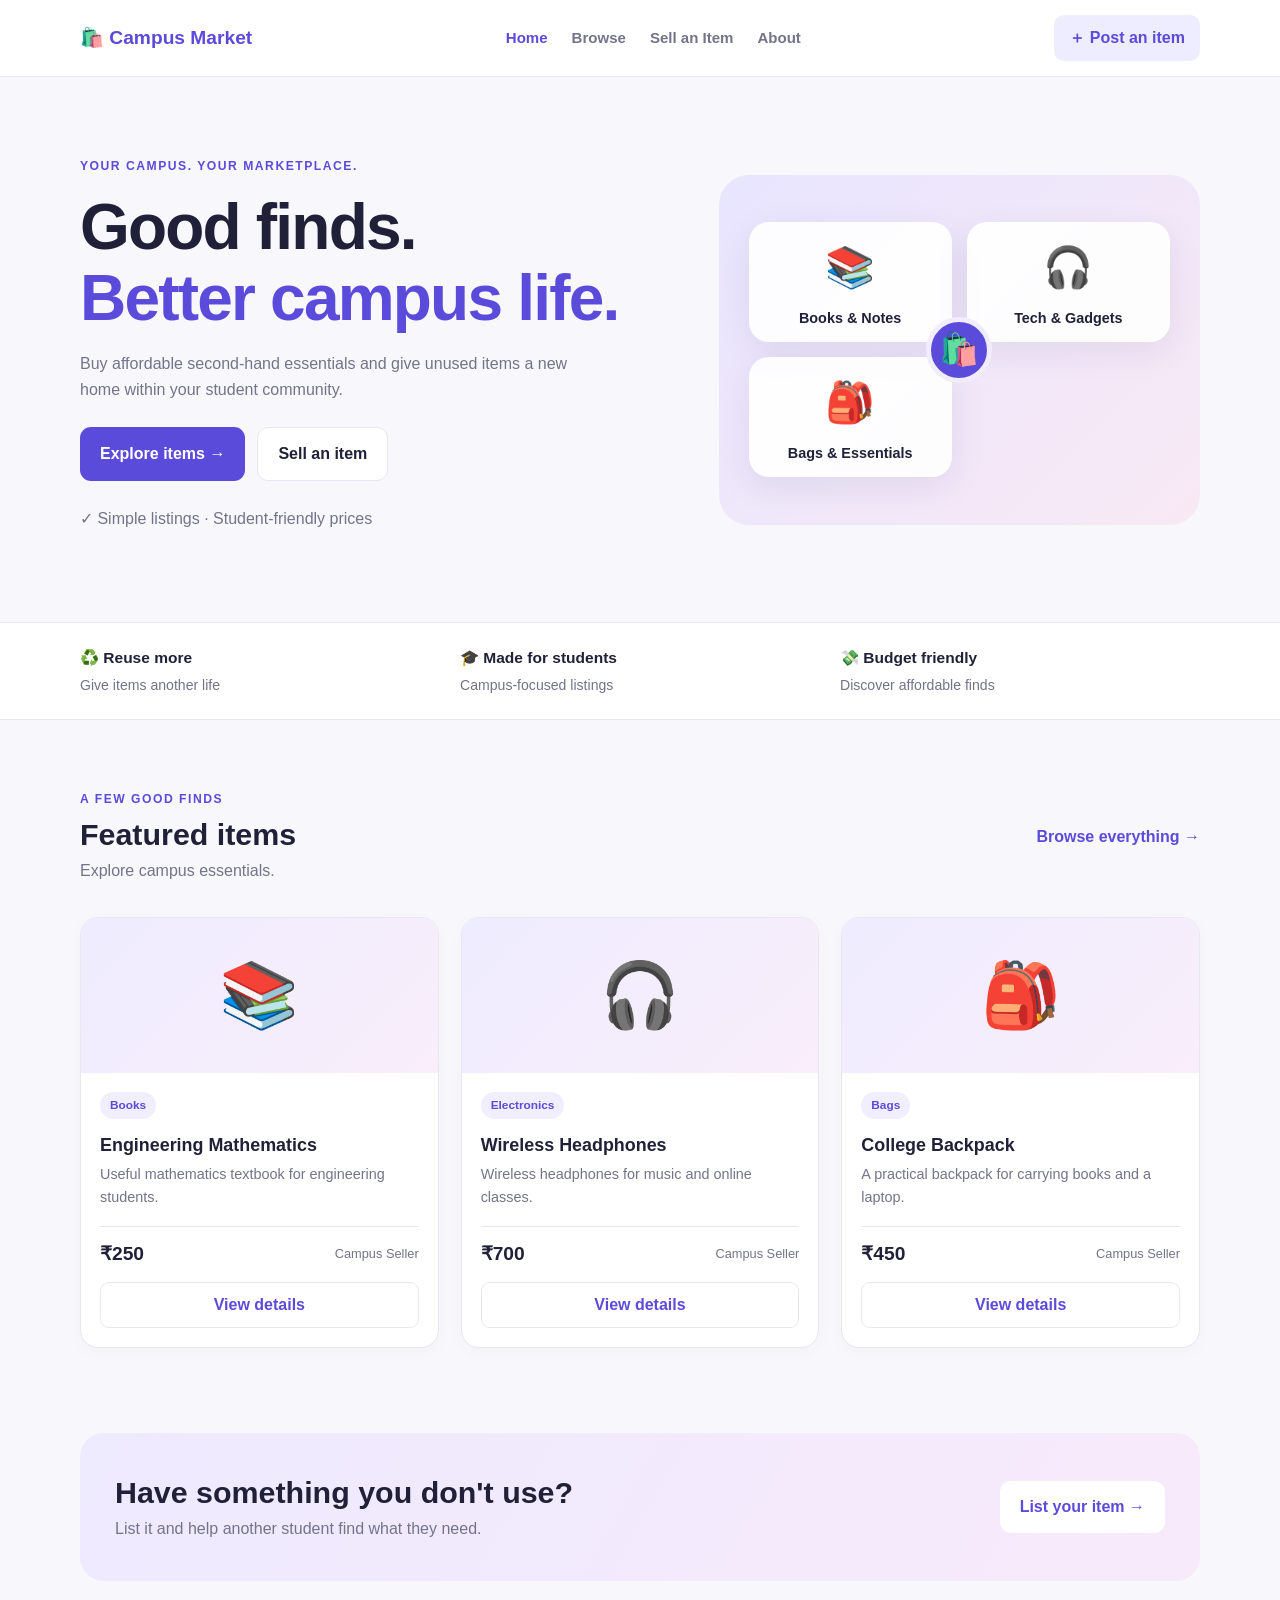
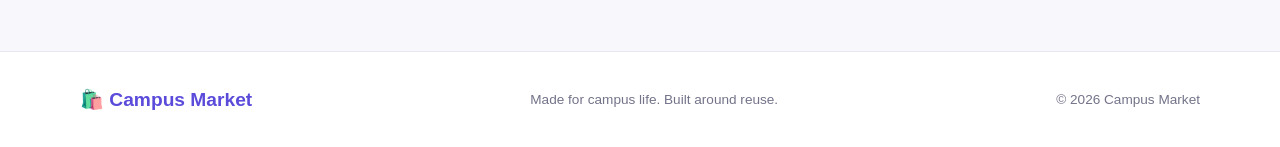
<file: index.html>
<!DOCTYPE html>
<html lang="en">
<head>
  <meta charset="UTF-8">
  <meta name="viewport" content="width=device-width, initial-scale=1.0">
  <title>Campus Market | Home</title>
  <link rel="stylesheet" href="style.css">
  <script src="script.js" defer></script>
</head>
<body>
  <header class="site-header">
    <nav class="navbar container">
      <a class="logo" href="index.html">🛍️ Campus Market</a>
      <button class="menu-toggle" aria-label="Toggle navigation">☰</button>
      <div class="nav-links">
        <a class="active" href="index.html">Home</a>
        <a href="browse.html">Browse</a>
        <a href="sell.html">Sell an Item</a>
        <a href="about.html">About</a>
      </div>
      <a class="nav-cta" href="sell.html">＋ Post an item</a>
    </nav>
  </header>

  <main>
    <section class="hero container">
      <div class="hero-copy">
        <span class="eyebrow">Your campus. Your marketplace.</span>
        <h1>Good finds.<br><span>Better campus life.</span></h1>
        <p>Buy affordable second-hand essentials and give unused items a new home within your student community.</p>
        <div class="hero-buttons">
          <a class="button button-primary" href="browse.html">Explore items →</a>
          <a class="button button-secondary" href="sell.html">Sell an item</a>
        </div>
        <p>✓ Simple listings · Student-friendly prices</p>
      </div>
      <div class="hero-art">
        <div class="art-card">📚<h3>Books & Notes</h3></div>
        <div class="art-card">🎧<h3>Tech & Gadgets</h3></div>
        <div class="art-card">🎒<h3>Bags & Essentials</h3></div>
        <div class="art-center">🛍️</div>
      </div>
    </section>

    <section class="trust-strip">
      <div class="container trust-items">
        <div><strong>♻️ Reuse more</strong><p>Give items another life</p></div>
        <div><strong>🎓 Made for students</strong><p>Campus-focused listings</p></div>
        <div><strong>💸 Budget friendly</strong><p>Discover affordable finds</p></div>
      </div>
    </section>

    <section class="section container">
      <div class="section-heading">
        <div>
          <span class="eyebrow">A few good finds</span>
          <h2>Featured items</h2>
          <p>Explore campus essentials.</p>
        </div>
        <a class="text-link" href="browse.html">Browse everything →</a>
      </div>
      <div id="featuredProducts" class="product-grid"></div>
    </section>

    <section class="sell-banner container">
      <div>
        <h2>Have something you don't use?</h2>
        <p>List it and help another student find what they need.</p>
      </div>
      <a class="button button-light" href="sell.html">List your item →</a>
    </section>
  </main>

  <footer class="site-footer">
    <div class="container footer-inner">
      <a class="logo" href="index.html">🛍️ Campus Market</a>
      <p>Made for campus life. Built around reuse.</p>
      <span>© <span data-year></span> Campus Market</span>
    </div>
  </footer>
</body>
</html>
</file>
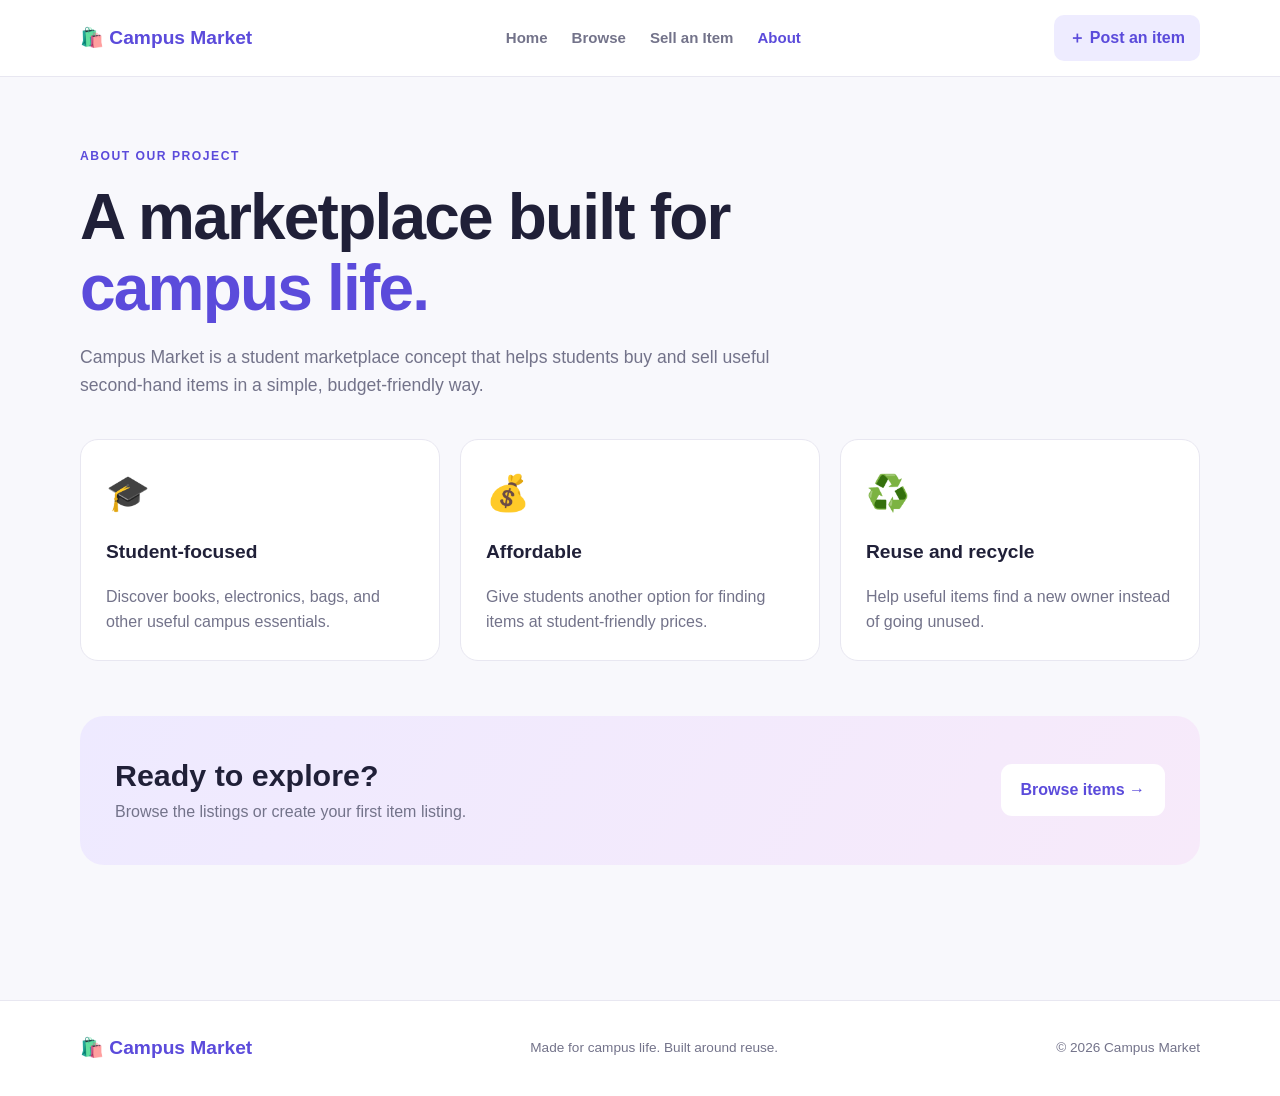
<file: about.html>
<!DOCTYPE html>
<html lang="en">
<head>
  <meta charset="UTF-8">
  <meta name="viewport" content="width=device-width, initial-scale=1.0">
  <title>About | Campus Market</title>
  <link rel="stylesheet" href="style.css">
  <script src="script.js" defer></script>
</head>
<body>
  <header class="site-header">
    <nav class="navbar container">
      <a class="logo" href="index.html">🛍️ Campus Market</a>
      <button class="menu-toggle" aria-label="Toggle navigation">☰</button>
      <div class="nav-links">
        <a href="index.html">Home</a>
        <a href="browse.html">Browse</a>
        <a href="sell.html">Sell an Item</a>
        <a class="active" href="about.html">About</a>
      </div>
      <a class="nav-cta" href="sell.html">＋ Post an item</a>
    </nav>
  </header>

  <main class="section container about-page">
    <span class="eyebrow">About our project</span>
    <h1>A marketplace built for <span>campus life.</span></h1>
    <p class="about-lead">
      Campus Market is a student marketplace concept that helps students
      buy and sell useful second-hand items in a simple, budget-friendly way.
    </p>

    <div class="about-grid">
      <article class="about-card">
        <div>🎓</div>
        <h2>Student-focused</h2>
        <p>Discover books, electronics, bags, and other useful campus essentials.</p>
      </article>
      <article class="about-card">
        <div>💰</div>
        <h2>Affordable</h2>
        <p>Give students another option for finding items at student-friendly prices.</p>
      </article>
      <article class="about-card">
        <div>♻️</div>
        <h2>Reuse and recycle</h2>
        <p>Help useful items find a new owner instead of going unused.</p>
      </article>
    </div>

    <section class="sell-banner">
      <div>
        <h2>Ready to explore?</h2>
        <p>Browse the listings or create your first item listing.</p>
      </div>
      <a class="button button-light" href="browse.html">Browse items →</a>
    </section>
  </main>

  <footer class="site-footer">
    <div class="container footer-inner">
      <a class="logo" href="index.html">🛍️ Campus Market</a>
      <p>Made for campus life. Built around reuse.</p>
      <span>© <span data-year></span> Campus Market</span>
    </div>
  </footer>
</body>
</html>
</file>
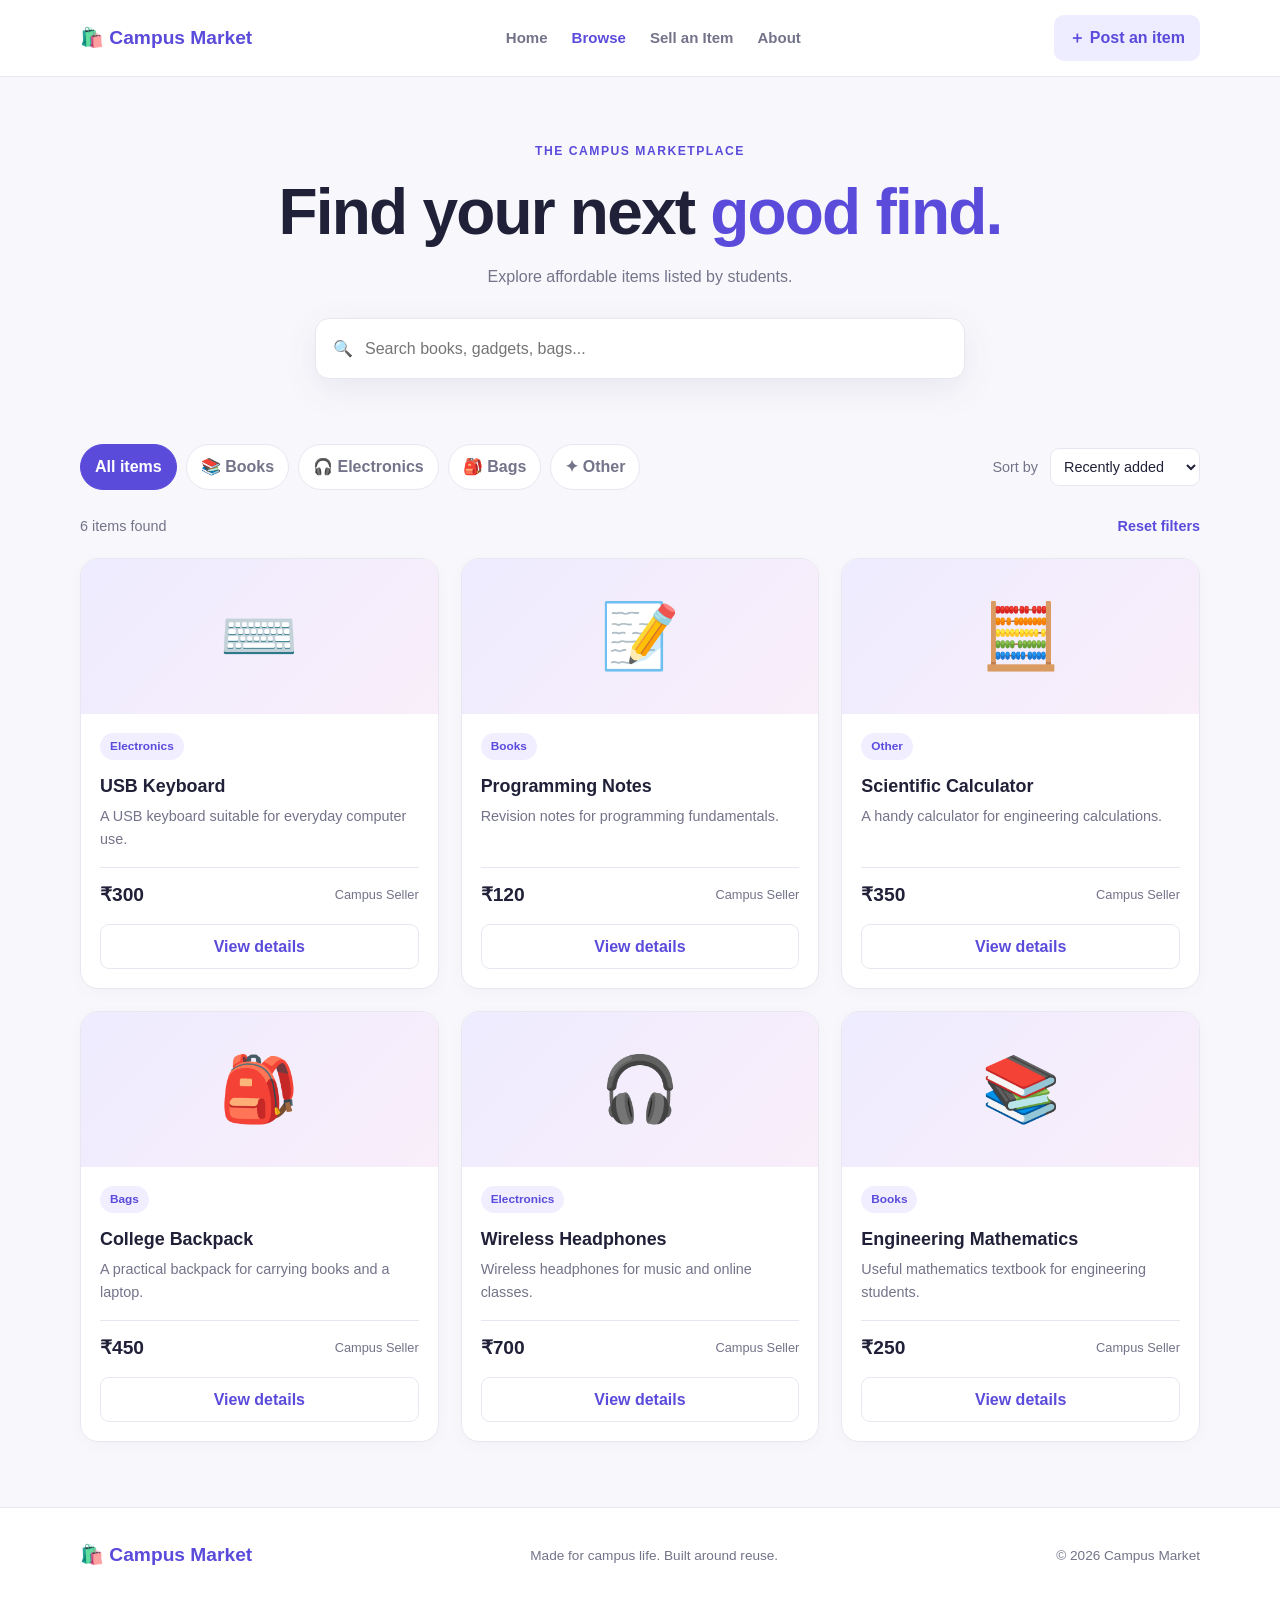
<file: browse.html>
<!DOCTYPE html>
<html lang="en">
<head>
  <meta charset="UTF-8">
  <meta name="viewport" content="width=device-width, initial-scale=1.0">
  <title>Browse Items | Campus Market</title>
  <link rel="stylesheet" href="style.css">
  <script src="script.js" defer></script>
</head>
<body>
  <header class="site-header">
    <nav class="navbar container">
      <a class="logo" href="index.html">🛍️ Campus Market</a>
      <button class="menu-toggle" aria-label="Toggle navigation">☰</button>
      <div class="nav-links">
        <a href="index.html">Home</a>
        <a class="active" href="browse.html">Browse</a>
        <a href="sell.html">Sell an Item</a>
        <a href="about.html">About</a>
      </div>
      <a class="nav-cta" href="sell.html">＋ Post an item</a>
    </nav>
  </header>

  <main>
    <section class="page-hero container">
      <span class="eyebrow">The campus marketplace</span>
      <h1>Find your next <span>good find.</span></h1>
      <p>Explore affordable items listed by students.</p>
      <label class="search-bar">
        🔍
        <input id="searchInput" type="search" placeholder="Search books, gadgets, bags...">
        <button id="clearSearch" type="button" hidden>×</button>
      </label>
    </section>

    <section class="section container">
      <div class="browse-toolbar">
        <div class="filter-tabs">
          <button class="filter-chip active" data-category="all">All items</button>
          <button class="filter-chip" data-category="books">📚 Books</button>
          <button class="filter-chip" data-category="electronics">🎧 Electronics</button>
          <button class="filter-chip" data-category="bags">🎒 Bags</button>
          <button class="filter-chip" data-category="other">✦ Other</button>
        </div>

        <label class="sort-control">Sort by
          <select id="sortSelect">
            <option value="newest">Recently added</option>
            <option value="price-low">Price: low to high</option>
            <option value="price-high">Price: high to low</option>
            <option value="name">Name: A–Z</option>
          </select>
        </label>
      </div>

      <div class="results-line">
        <span id="resultsCount">Loading items...</span>
        <button id="resetFilters" class="text-link">Reset filters</button>
      </div>

      <div id="browseProducts" class="product-grid"></div>

      <div id="emptyState" class="empty-state" hidden>
        <div>🧺</div>
        <h2>No items found</h2>
        <p>Try another search or list an item yourself.</p>
        <a class="button button-primary" href="sell.html">Post an item</a>
      </div>
    </section>
  </main>

  <footer class="site-footer">
    <div class="container footer-inner">
      <a class="logo" href="index.html">🛍️ Campus Market</a>
      <p>Made for campus life. Built around reuse.</p>
      <span>© <span data-year></span> Campus Market</span>
    </div>
  </footer>

  <dialog id="itemDialog" class="item-dialog">
    <button class="dialog-close" aria-label="Close details">×</button>
    <div id="dialogContent"></div>
  </dialog>
</body>
</html>
</file>
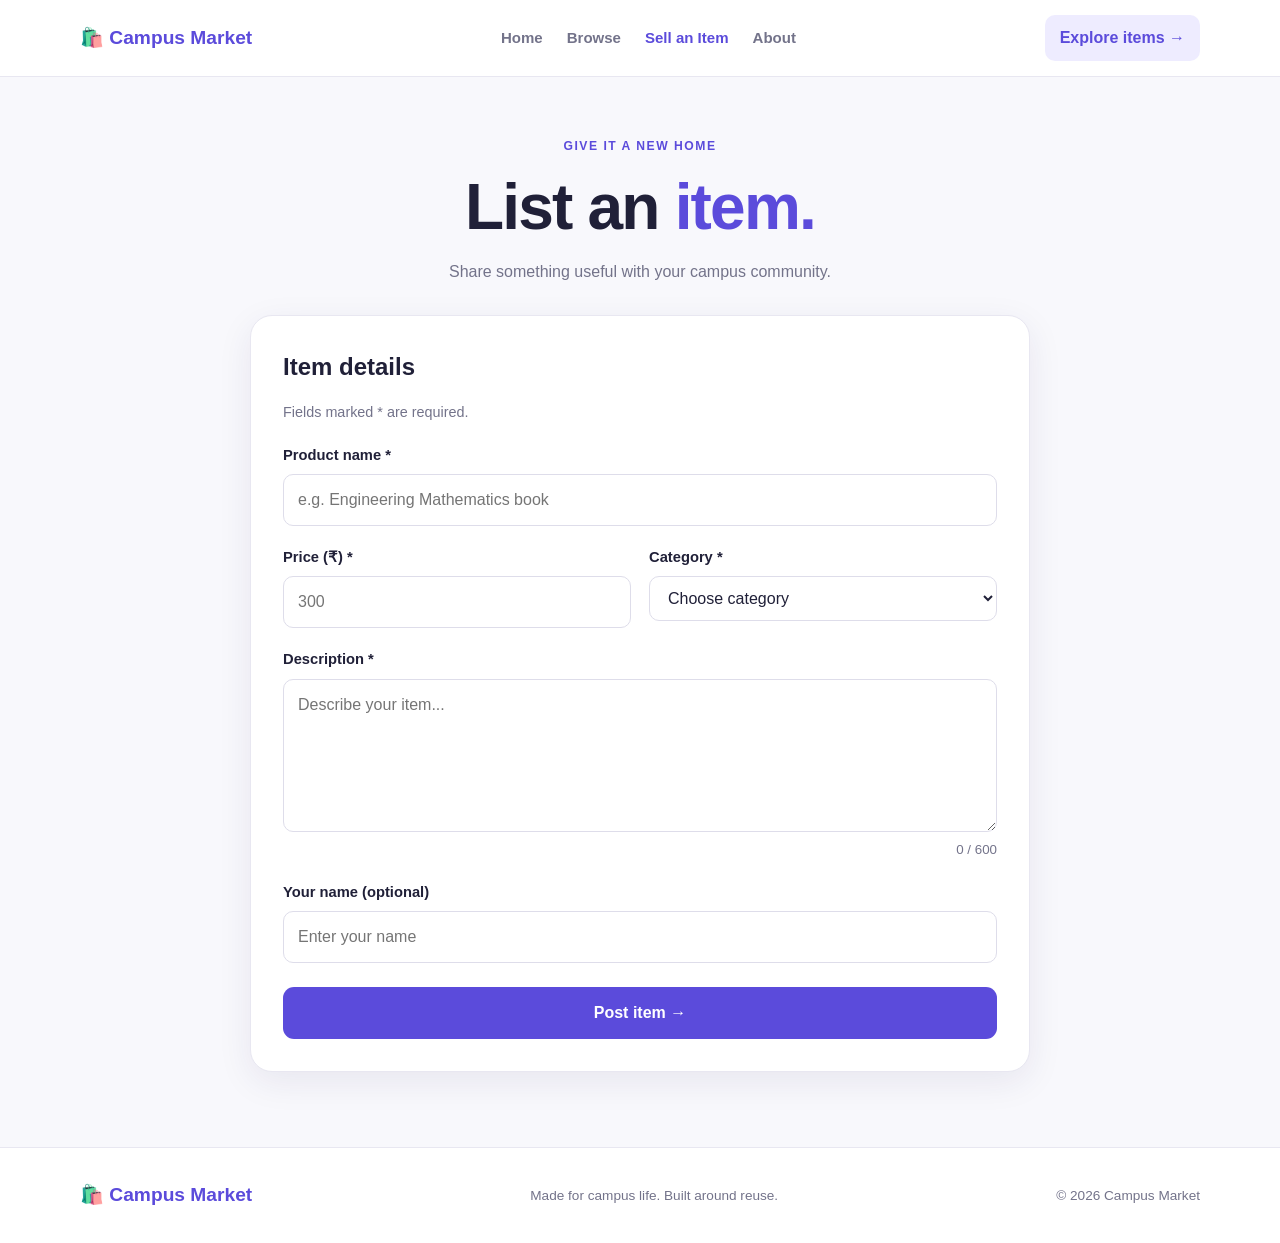
<file: sell.html>
<!DOCTYPE html>
<html lang="en">
<head>
  <meta charset="UTF-8">
  <meta name="viewport" content="width=device-width, initial-scale=1.0">
  <title>Sell an Item | Campus Market</title>
  <link rel="stylesheet" href="style.css">
  <script src="script.js" defer></script>
</head>
<body>
  <header class="site-header">
    <nav class="navbar container">
      <a class="logo" href="index.html">🛍️ Campus Market</a>
      <button class="menu-toggle" aria-label="Toggle navigation">☰</button>
      <div class="nav-links">
        <a href="index.html">Home</a>
        <a href="browse.html">Browse</a>
        <a class="active" href="sell.html">Sell an Item</a>
        <a href="about.html">About</a>
      </div>
      <a class="nav-cta" href="browse.html">Explore items →</a>
    </nav>
  </header>

  <main class="form-page container">
    <div class="form-intro">
      <span class="eyebrow">Give it a new home</span>
      <h1>List an <span>item.</span></h1>
      <p>Share something useful with your campus community.</p>
    </div>

    <form id="sellForm" class="sell-form" novalidate>
      <h2>Item details</h2>
      <p>Fields marked * are required.</p>

      <div class="form-field">
        <label for="productName">Product name *</label>
        <input id="productName" name="productName" type="text"
               placeholder="e.g. Engineering Mathematics book" maxlength="80" required>
      </div>

      <div class="form-row">
        <div class="form-field">
          <label for="productPrice">Price (₹) *</label>
          <input id="productPrice" name="productPrice" type="number"
                 placeholder="300" min="1" max="1000000" required>
        </div>

        <div class="form-field">
          <label for="productCategory">Category *</label>
          <select id="productCategory" name="productCategory" required>
            <option value="">Choose category</option>
            <option value="books">Books</option>
            <option value="electronics">Electronics</option>
            <option value="bags">Bags</option>
            <option value="other">Other</option>
          </select>
        </div>
      </div>

      <div class="form-field">
        <label for="productDescription">Description *</label>
        <textarea id="productDescription" name="productDescription"
                  rows="5" maxlength="600" placeholder="Describe your item..." required></textarea>
        <small id="descriptionCount">0 / 600</small>
      </div>

      <div class="form-field">
        <label for="sellerName">Your name (optional)</label>
        <input id="sellerName" name="sellerName" type="text"
               placeholder="Enter your name">
      </div>

      <p id="formMessage" class="form-message" role="status"></p>
      <button class="button button-primary" type="submit">Post item →</button>
    </form>
  </main>

  <footer class="site-footer">
    <div class="container footer-inner">
      <a class="logo" href="index.html">🛍️ Campus Market</a>
      <p>Made for campus life. Built around reuse.</p>
      <span>© <span data-year></span> Campus Market</span>
    </div>
  </footer>
</body>
</html>
</file>
<file: style.css>
:root {
  --primary: #5b4bdb;
  --primary-dark: #4535bd;
  --text: #202038;
  --muted: #73738a;
  --background: #f8f8fc;
  --white: #ffffff;
  --border: #e8e7f1;
  --green: #16845b;
  --radius: 18px;
  --shadow: 0 10px 35px rgba(35, 29, 85, 0.08);
}

* {
  box-sizing: border-box;
}

html {
  scroll-behavior: smooth;
}

body {
  margin: 0;
  font-family: Arial, Helvetica, sans-serif;
  color: var(--text);
  background: var(--background);
  line-height: 1.6;
}

a {
  color: inherit;
  text-decoration: none;
}

button,
input,
select,
textarea {
  font: inherit;
}

button,
select {
  cursor: pointer;
}

button:focus-visible,
a:focus-visible,
input:focus-visible,
select:focus-visible,
textarea:focus-visible {
  outline: 3px solid #b9b1ff;
  outline-offset: 3px;
}

.container {
  width: min(1120px, 90%);
  margin-inline: auto;
}

[hidden] {
  display: none !important;
}

/* Navigation */

.site-header {
  background: var(--white);
  border-bottom: 1px solid var(--border);
  position: sticky;
  top: 0;
  z-index: 10;
}

.navbar {
  min-height: 76px;
  display: flex;
  align-items: center;
  justify-content: space-between;
  gap: 20px;
}

.logo {
  font-size: 1.2rem;
  font-weight: 800;
  color: var(--primary);
  white-space: nowrap;
}

.nav-links {
  display: flex;
  align-items: center;
  gap: 24px;
}

.nav-links a {
  color: var(--muted);
  font-weight: 600;
  font-size: 0.94rem;
}

.nav-links a:hover,
.nav-links a.active {
  color: var(--primary);
}

.nav-cta {
  background: #eeecff;
  color: var(--primary);
  padding: 10px 15px;
  border-radius: 10px;
  font-weight: 700;
  white-space: nowrap;
}

.menu-toggle {
  display: none;
  border: 1px solid var(--border);
  background: white;
  padding: 7px 12px;
  border-radius: 8px;
}

/* Buttons */

.button {
  display: inline-flex;
  justify-content: center;
  align-items: center;
  gap: 8px;
  border: 0;
  border-radius: 11px;
  padding: 13px 20px;
  font-weight: 700;
  transition: transform 0.2s, background 0.2s;
}

.button:hover {
  transform: translateY(-2px);
}

.button-primary {
  background: var(--primary);
  color: white;
}

.button-primary:hover {
  background: var(--primary-dark);
}

.button-secondary {
  background: white;
  color: var(--text);
  border: 1px solid var(--border);
}

.button-light {
  background: white;
  color: var(--primary);
}

.text-link {
  border: 0;
  padding: 0;
  background: transparent;
  color: var(--primary);
  font-weight: 700;
}

/* Home hero */

.hero {
  display: grid;
  grid-template-columns: 1.1fr 0.9fr;
  align-items: center;
  gap: 50px;
  padding-top: 75px;
  padding-bottom: 75px;
}

.eyebrow {
  display: inline-block;
  color: var(--primary);
  text-transform: uppercase;
  font-size: 0.76rem;
  letter-spacing: 1.5px;
  font-weight: 800;
}

.hero h1,
.page-hero h1,
.form-intro h1,
.about-page h1 {
  font-size: clamp(2.4rem, 5vw, 4rem);
  line-height: 1.12;
  letter-spacing: -1.8px;
  margin: 14px 0;
}

.hero h1 span,
.page-hero h1 span,
.form-intro h1 span,
.about-page h1 span {
  color: var(--primary);
}

.hero-copy > p {
  color: var(--muted);
  max-width: 520px;
}

.hero-buttons {
  display: flex;
  flex-wrap: wrap;
  gap: 12px;
  margin: 25px 0;
}

.hero-art {
  min-height: 350px;
  border-radius: 30px;
  background: linear-gradient(135deg, #e8e5ff, #f8e9f4);
  padding: 30px;
  display: grid;
  grid-template-columns: 1fr 1fr;
  gap: 15px;
  position: relative;
  align-content: center;
}

.art-card {
  background: rgba(255, 255, 255, 0.92);
  border-radius: 20px;
  min-height: 120px;
  display: flex;
  flex-direction: column;
  justify-content: center;
  align-items: center;
  font-size: 2.5rem;
  box-shadow: var(--shadow);
}

.art-card h3 {
  font-size: 0.9rem;
  margin: 8px 0 0;
}

.art-center {
  position: absolute;
  left: 50%;
  top: 50%;
  transform: translate(-50%, -50%);
  background: var(--primary);
  color: white;
  width: 66px;
  height: 66px;
  border-radius: 50%;
  display: grid;
  place-items: center;
  font-size: 2rem;
  border: 5px solid #f1edff;
}

/* Trust strip */

.trust-strip {
  background: white;
  border-block: 1px solid var(--border);
}

.trust-items {
  display: grid;
  grid-template-columns: repeat(3, 1fr);
  gap: 20px;
  padding-block: 22px;
}

.trust-items strong {
  font-size: 0.97rem;
}

.trust-items p {
  margin: 3px 0 0;
  color: var(--muted);
  font-size: 0.88rem;
}

/* General sections */

.section {
  padding-top: 65px;
  padding-bottom: 65px;
}

.section-heading {
  display: flex;
  justify-content: space-between;
  align-items: center;
  gap: 20px;
  margin-bottom: 28px;
}

.section-heading h2,
.sell-banner h2 {
  font-size: 1.9rem;
  margin: 5px 0;
  line-height: 1.25;
}

.section-heading p,
.sell-banner p {
  color: var(--muted);
  margin: 5px 0;
}

/* Product cards */

.product-grid {
  display: grid;
  grid-template-columns: repeat(3, minmax(0, 1fr));
  gap: 22px;
}

.product-card {
  background: white;
  border: 1px solid var(--border);
  border-radius: var(--radius);
  overflow: hidden;
  box-shadow: 0 4px 15px rgba(35, 29, 85, 0.03);
  display: flex;
  flex-direction: column;
  transition: transform 0.2s, box-shadow 0.2s;
}

.product-card:hover {
  transform: translateY(-4px);
  box-shadow: var(--shadow);
}

.product-visual {
  min-height: 155px;
  background: linear-gradient(135deg, #eeecff, #f9eefa);
  display: grid;
  place-items: center;
  font-size: 4rem;
}

.product-content {
  padding: 19px;
  display: flex;
  flex-direction: column;
  flex: 1;
}

.category-label {
  display: inline-block;
  width: fit-content;
  background: #f0eeff;
  color: var(--primary);
  border-radius: 20px;
  padding: 4px 10px;
  font-size: 0.74rem;
  font-weight: 800;
  text-transform: capitalize;
}

.product-content h3 {
  font-size: 1.12rem;
  margin: 12px 0 4px;
  overflow-wrap: anywhere;
}

.product-description {
  color: var(--muted);
  font-size: 0.9rem;
  margin: 0 0 16px;
  overflow-wrap: anywhere;
}

.product-meta {
  margin-top: auto;
  padding-top: 12px;
  border-top: 1px solid var(--border);
  display: flex;
  align-items: center;
  justify-content: space-between;
  gap: 10px;
}

.product-price {
  font-size: 1.2rem;
  font-weight: 800;
}

.product-seller {
  color: var(--muted);
  font-size: 0.8rem;
}

.details-button {
  margin-top: 13px;
  border: 1px solid var(--border);
  background: white;
  border-radius: 9px;
  padding: 9px;
  color: var(--primary);
  font-weight: 700;
}

.details-button:hover {
  background: #f3f1ff;
}

/* Sell banner */

.sell-banner {
  margin-block: 20px 70px;
  padding: 35px;
  background: linear-gradient(120deg, #eeeaff, #f7eafa);
  border-radius: 24px;
  display: flex;
  align-items: center;
  justify-content: space-between;
  gap: 20px;
}

/* Browse page */

.page-hero {
  padding-top: 60px;
  text-align: center;
}

.page-hero > p {
  color: var(--muted);
}

.search-bar {
  max-width: 650px;
  margin: 28px auto 0;
  background: white;
  border: 1px solid var(--border);
  border-radius: 14px;
  display: flex;
  align-items: center;
  gap: 12px;
  padding: 0 17px;
  box-shadow: var(--shadow);
}

.search-bar input {
  width: 100%;
  padding: 17px 0;
  border: 0;
  outline: none;
  background: transparent;
}

.search-bar button {
  border: 0;
  background: transparent;
  font-size: 1.5rem;
  color: var(--muted);
}

.browse-toolbar {
  display: flex;
  justify-content: space-between;
  align-items: center;
  flex-wrap: wrap;
  gap: 20px;
  margin-bottom: 25px;
}

.filter-tabs {
  display: flex;
  flex-wrap: wrap;
  gap: 9px;
}

.filter-chip {
  border: 1px solid var(--border);
  background: white;
  padding: 9px 14px;
  border-radius: 25px;
  color: var(--muted);
  font-weight: 700;
}

.filter-chip:hover,
.filter-chip.active {
  background: var(--primary);
  border-color: var(--primary);
  color: white;
}

.sort-control {
  color: var(--muted);
  font-size: 0.9rem;
}

.sort-control select {
  margin-left: 8px;
  border: 1px solid var(--border);
  border-radius: 9px;
  background: white;
  padding: 9px;
  color: var(--text);
}

.results-line {
  display: flex;
  justify-content: space-between;
  align-items: center;
  margin-bottom: 20px;
  color: var(--muted);
  font-size: 0.9rem;
}

.empty-state {
  text-align: center;
  padding: 55px 20px;
  background: white;
  border: 1px dashed #d5d1eb;
  border-radius: var(--radius);
}

.empty-state > div {
  font-size: 3rem;
}

.empty-state p {
  color: var(--muted);
  margin-bottom: 25px;
}

/* Sell form */

.form-page {
  max-width: 780px;
  padding-top: 55px;
  padding-bottom: 75px;
}

.form-intro {
  text-align: center;
  margin-bottom: 30px;
}

.form-intro p {
  color: var(--muted);
}

.sell-form {
  background: white;
  border: 1px solid var(--border);
  border-radius: 22px;
  padding: 32px;
  box-shadow: var(--shadow);
}

.sell-form h2 {
  margin: 0;
  font-size: 1.5rem;
}

.sell-form > p {
  color: var(--muted);
  font-size: 0.9rem;
}

.form-field {
  display: flex;
  flex-direction: column;
  gap: 7px;
  margin-top: 20px;
}

.form-field label {
  font-weight: 700;
  font-size: 0.92rem;
}

.form-field input,
.form-field select,
.form-field textarea {
  width: 100%;
  border: 1px solid #deddea;
  border-radius: 10px;
  padding: 12px 14px;
  background: white;
  color: var(--text);
}

.form-field textarea {
  resize: vertical;
}

.form-field small {
  text-align: right;
  color: var(--muted);
}

.form-row {
  display: grid;
  grid-template-columns: 1fr 1fr;
  gap: 18px;
}

.form-message {
  font-weight: 700;
}

.form-message.success {
  color: var(--green);
}

.form-message.error {
  color: #c0392b;
}

.sell-form > .button {
  width: 100%;
  margin-top: 10px;
}

/* About page */

.about-page > h1 {
  max-width: 800px;
}

.about-lead {
  color: var(--muted);
  font-size: 1.1rem;
  max-width: 750px;
  margin-bottom: 40px;
}

.about-grid {
  display: grid;
  grid-template-columns: repeat(3, 1fr);
  gap: 20px;
  margin-bottom: 55px;
}

.about-card {
  background: white;
  border: 1px solid var(--border);
  border-radius: var(--radius);
  padding: 25px;
}

.about-card > div {
  font-size: 2.2rem;
}

.about-card h2 {
  font-size: 1.2rem;
}

.about-card p {
  color: var(--muted);
  margin-bottom: 0;
}

/* Product details dialog */

.item-dialog {
  width: min(520px, 90%);
  border: 0;
  border-radius: 20px;
  padding: 28px;
  box-shadow: 0 20px 80px rgba(0, 0, 0, 0.25);
}

.item-dialog::backdrop {
  background: rgba(24, 21, 50, 0.55);
}

.dialog-close {
  display: block;
  margin-left: auto;
  width: 35px;
  height: 35px;
  border: 0;
  border-radius: 50%;
  background: #f0eeff;
  font-size: 1.4rem;
}

.dialog-emoji {
  text-align: center;
  font-size: 4rem;
  background: #f0eeff;
  border-radius: 15px;
  padding: 20px;
}

.dialog-description {
  color: var(--muted);
  overflow-wrap: anywhere;
}

/* Footer */

.site-footer {
  background: white;
  border-top: 1px solid var(--border);
}

.footer-inner {
  min-height: 95px;
  display: flex;
  justify-content: space-between;
  align-items: center;
  flex-wrap: wrap;
  gap: 15px;
  padding-block: 20px;
}

.footer-inner p,
.footer-inner > span {
  color: var(--muted);
  font-size: 0.85rem;
}

/* Responsive design */

@media (max-width: 850px) {
  .navbar {
    flex-wrap: wrap;
    padding-block: 15px;
  }

  .menu-toggle {
    display: block;
    margin-left: auto;
  }

  .nav-links {
    display: none;
    width: 100%;
    flex-direction: column;
    align-items: flex-start;
    gap: 12px;
    order: 3;
  }

  .nav-links.open {
    display: flex;
  }

  .nav-cta {
    display: none;
  }

  .hero {
    grid-template-columns: 1fr;
    gap: 35px;
    padding-top: 50px;
    padding-bottom: 50px;
  }

  .hero-art {
    min-height: 300px;
  }

  .product-grid {
    grid-template-columns: repeat(2, minmax(0, 1fr));
  }

  .about-grid {
    grid-template-columns: 1fr;
  }
}

@media (max-width: 560px) {
  .container {
    width: 92%;
  }

  .hero h1,
  .page-hero h1,
  .form-intro h1,
  .about-page h1 {
    font-size: 2.5rem;
  }

  .hero-art {
    padding: 20px;
    min-height: 260px;
  }

  .art-card {
    min-height: 100px;
    font-size: 2rem;
  }

  .art-card h3 {
    font-size: 0.78rem;
  }

  .trust-items {
    grid-template-columns: 1fr;
    gap: 14px;
  }

  .product-grid {
    grid-template-columns: 1fr;
  }

  .section-heading,
  .sell-banner {
    align-items: flex-start;
    flex-direction: column;
  }

  .sell-banner {
    padding: 25px;
  }

  .form-row {
    grid-template-columns: 1fr;
    gap: 0;
  }

  .sell-form {
    padding: 22px;
  }

  .browse-toolbar {
    align-items: flex-start;
    flex-direction: column;
  }

  .footer-inner {
    align-items: flex-start;
    flex-direction: column;
  }

  .section {
    padding-block: 45px;
  }
}
</file>
